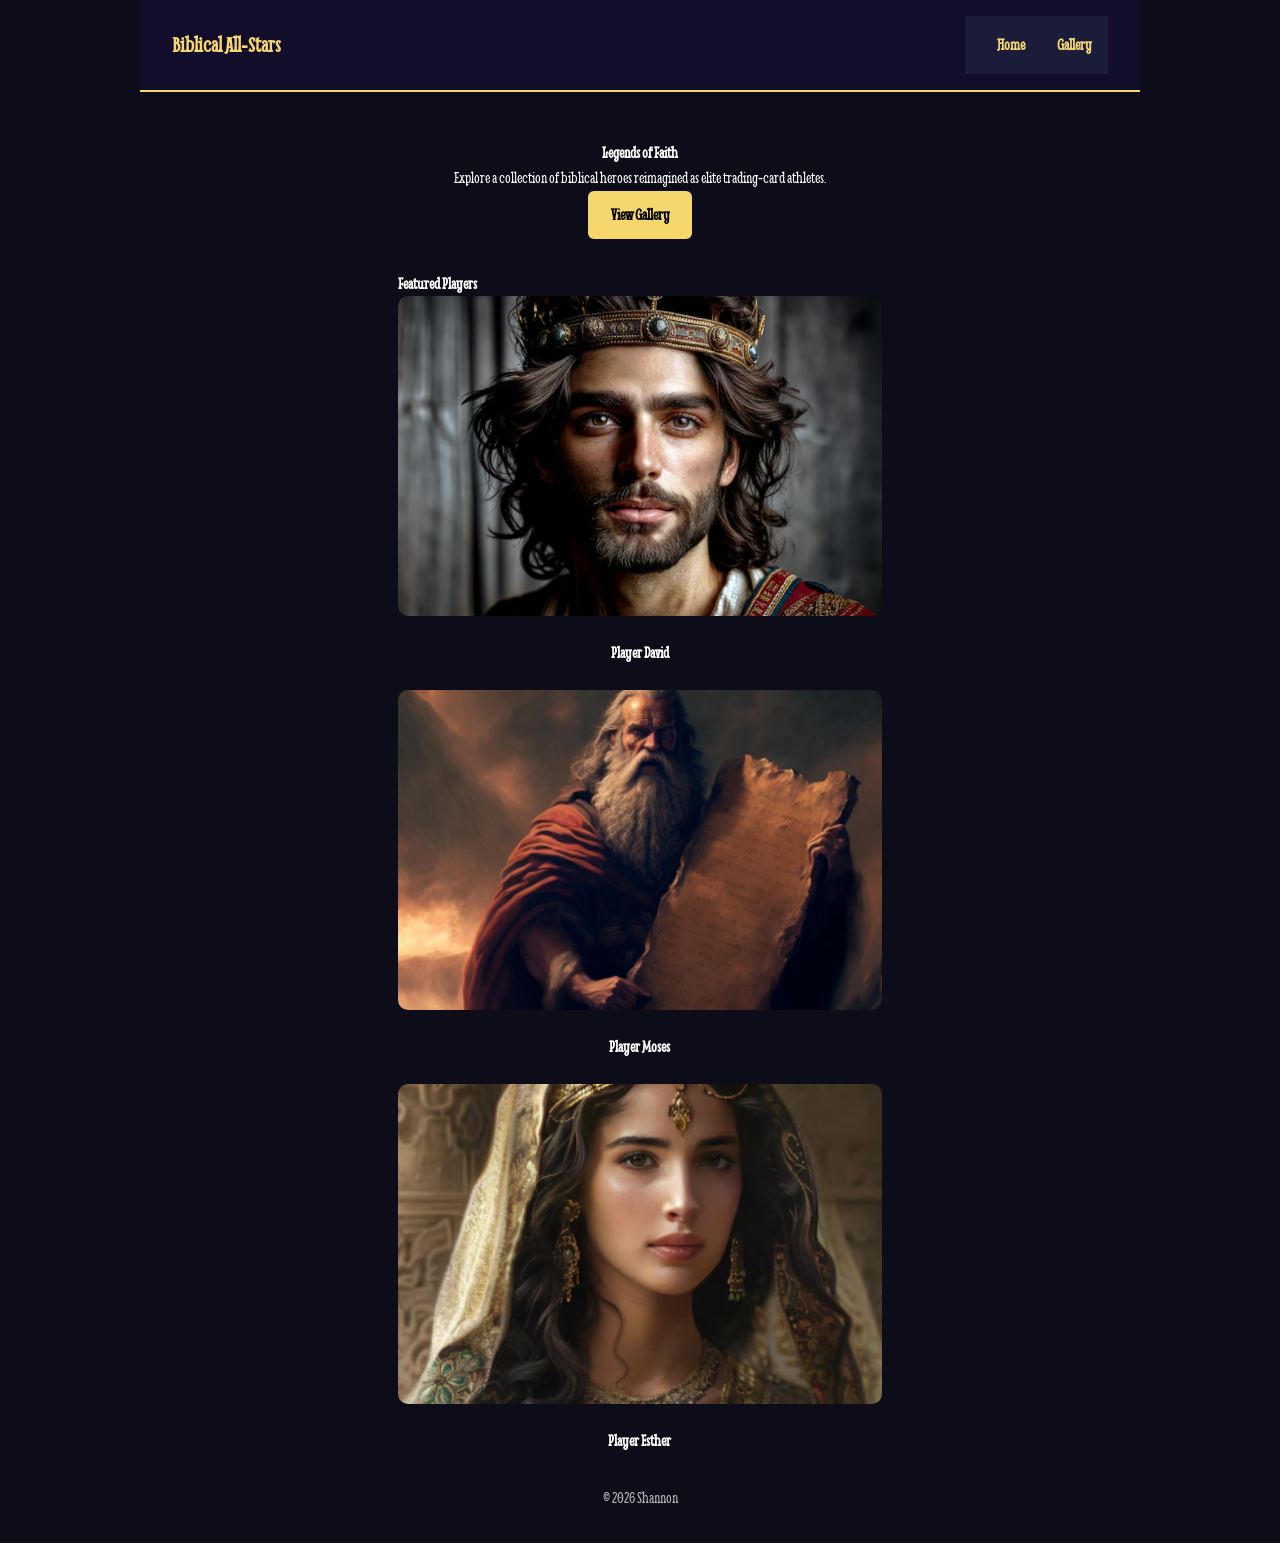
<file: index.html>
<!DOCTYPE html>
<html lang="en">
<head>
  <meta charset="UTF-8">
  <title>Biblical All‑Stars</title>
  <link rel="stylesheet" href="css/style.css">
  <link rel="stylesheet" href="css/nav.css">
</head>

<body>
  <header class="navbar">
    <h1 class="logo">Biblical All‑Stars</h1>
    <nav>
      <a href="index.html">Home</a>
      <a href="gallery.html">Gallery</a>
    </nav>
  </header>

  <section class="hero">
    <h2>Legends of Faith</h2>
    <p>Explore a collection of biblical heroes reimagined as elite trading‑card athletes.</p>
    <a href="gallery.html" class="btn">View Gallery</a>
  </section>

  <section class="preview">
    <h3>Featured Players</h3>
    <div class="preview-grid">
      <img src="images/david.png" alt="David"><h4 class="player-subtitle">Player David</h4>
      <img src="images/moses.png" alt="Moses"><h4 class="player-subtitle">Player Moses</h4>
      <img src="images/esther.png" alt="Esther"><h4 class="player-subtitle">Player Esther</h4>
    </div>
  </section>

  <footer>
    <p>© 2026 Shannon</p>
  </footer>
</body>
</html>
</file>
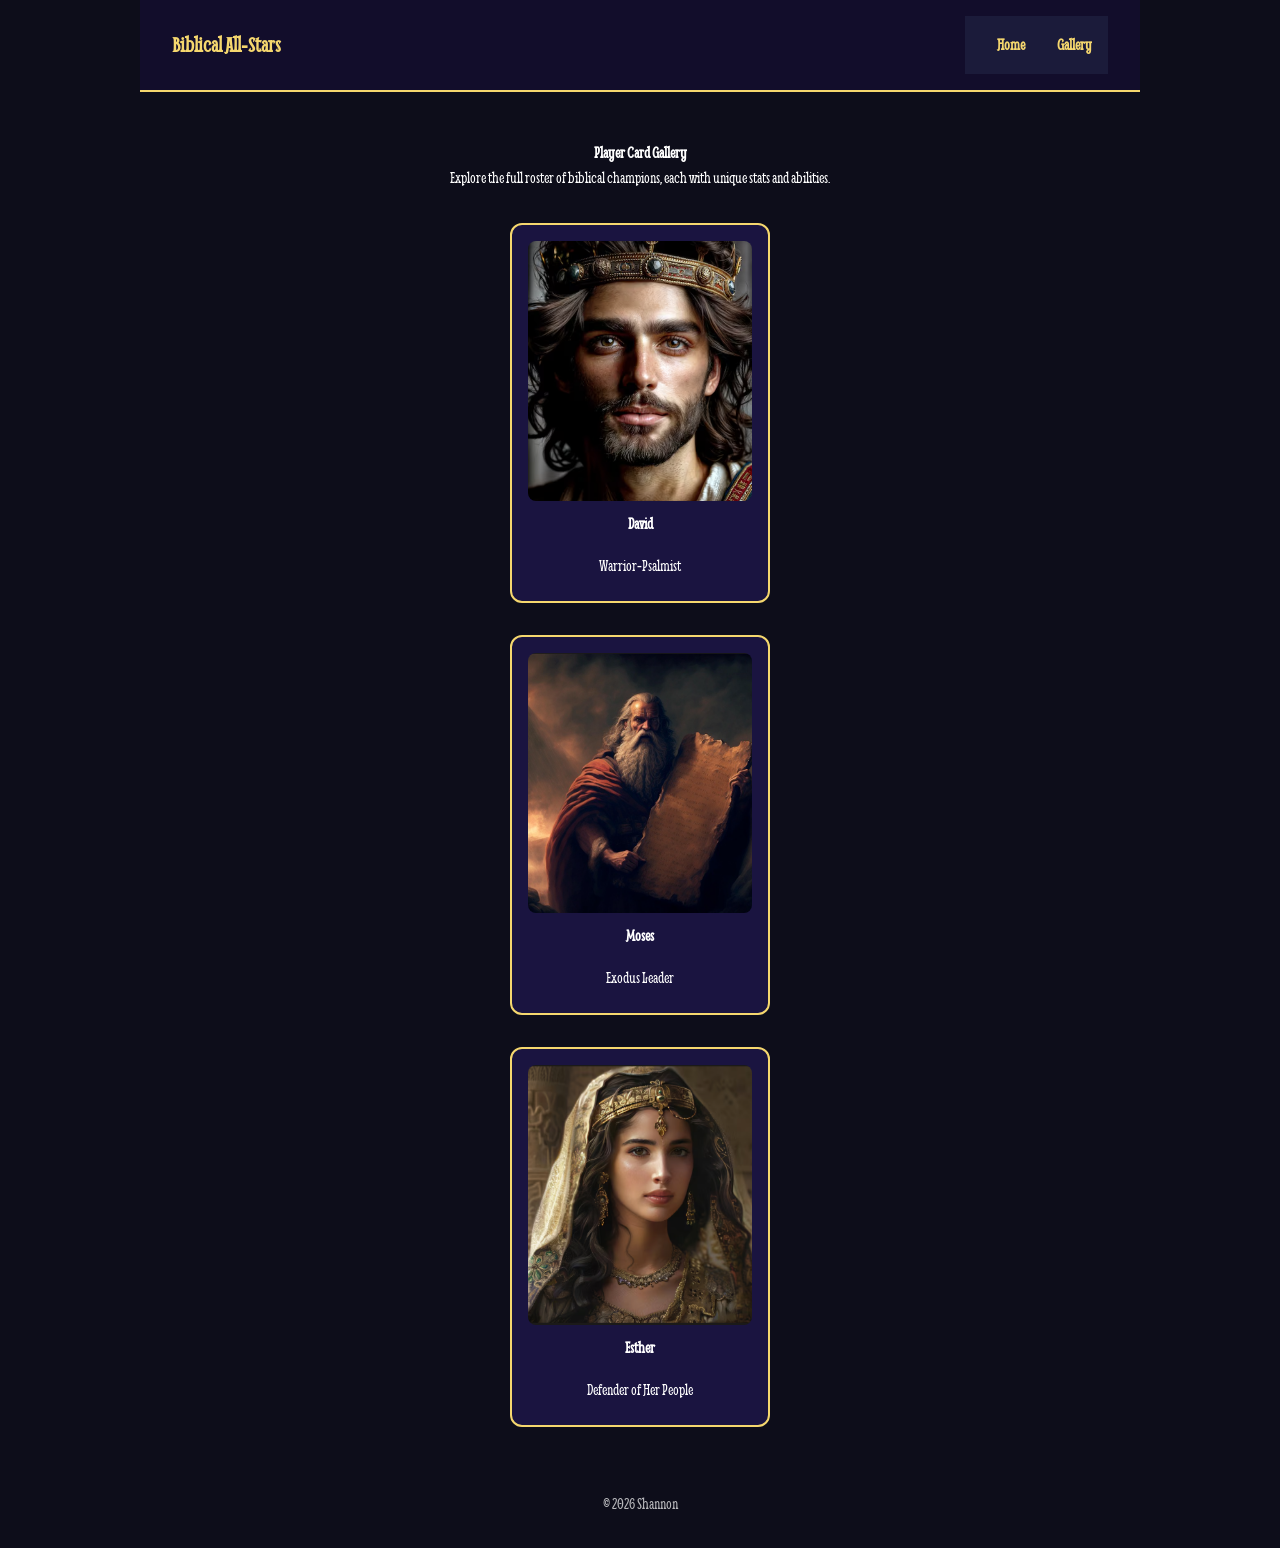
<file: gallery.html>
<!DOCTYPE html>
<html lang="en">
<head>
  <meta charset="UTF-8">
  <title>Gallery – Biblical All‑Stars</title>
  <link rel="stylesheet" href="css/style.css">
  <link rel="stylesheet" href="css/gallery.css">
  <link rel="stylesheet" href="css/nav.css">
</head>

<body>
  <header class="navbar">
    <h1 class="logo">Biblical All‑Stars</h1>
    <nav>
      <a href="index.html">Home</a>
      <a href="gallery.html">Gallery</a>
    </nav>
  </header>

  <main class="gallery-container">
    <h2>Player Card Gallery</h2>
    <p>Explore the full roster of biblical champions, each with unique stats and abilities.</p>

    <section class="card-grid">

      <!-- David Card -->
      <a href="pages/player-david.html" class="card">
        <div class="card-inner">
          <div class="card-front">
            <img src="images/david.png" alt="David">
            <h3>David</h3>
            <p>Warrior‑Psalmist</p>
          </div>
          <div class="card-back">
            <h4>Stats</h4>
            <ul>
              <li>Faith PPG: 30.5</li>
              <li>Giant Defeats: 1</li>
              <li>Psalms: 73</li>
            </ul>
          </div>
        </div>
      </a>

      <!-- Moses Card -->
      <a href="pages/player-moses.html" class="card">
        <div class="card-inner">
          <div class="card-front">
            <img src="images/moses.png" alt="Moses">
            <h3>Moses</h3>
            <p>Exodus Leader</p>
          </div>
          <div class="card-back">
            <h4>Stats</h4>
            <ul>
              <li>Miracle APG: 10</li>
              <li>Plagues: 10</li>
              <li>Commandments: 10</li>
            </ul>
          </div>
        </div>
      </a>

      <!-- Esther Card -->
      <a href="pages/player-esther.html" class="card">
        <div class="card-inner">
          <div class="card-front">
            <img src="images/esther.png" alt="Esther">
            <h3>Esther</h3>
            <p>Defender of Her People</p>
          </div>
          <div class="card-back">
            <h4>Stats</h4>
            <ul>
              <li>Courage: 99</li>
              <li>Royal Appeals: 3</li>
              <li>Strategic Assists: Many</li>
            </ul>
          </div>
        </div>
      </a>

    </section>
  </main>

  <footer>
    <p>© 2026 Shannon</p>
  </footer>
</body>
</html>
</file>
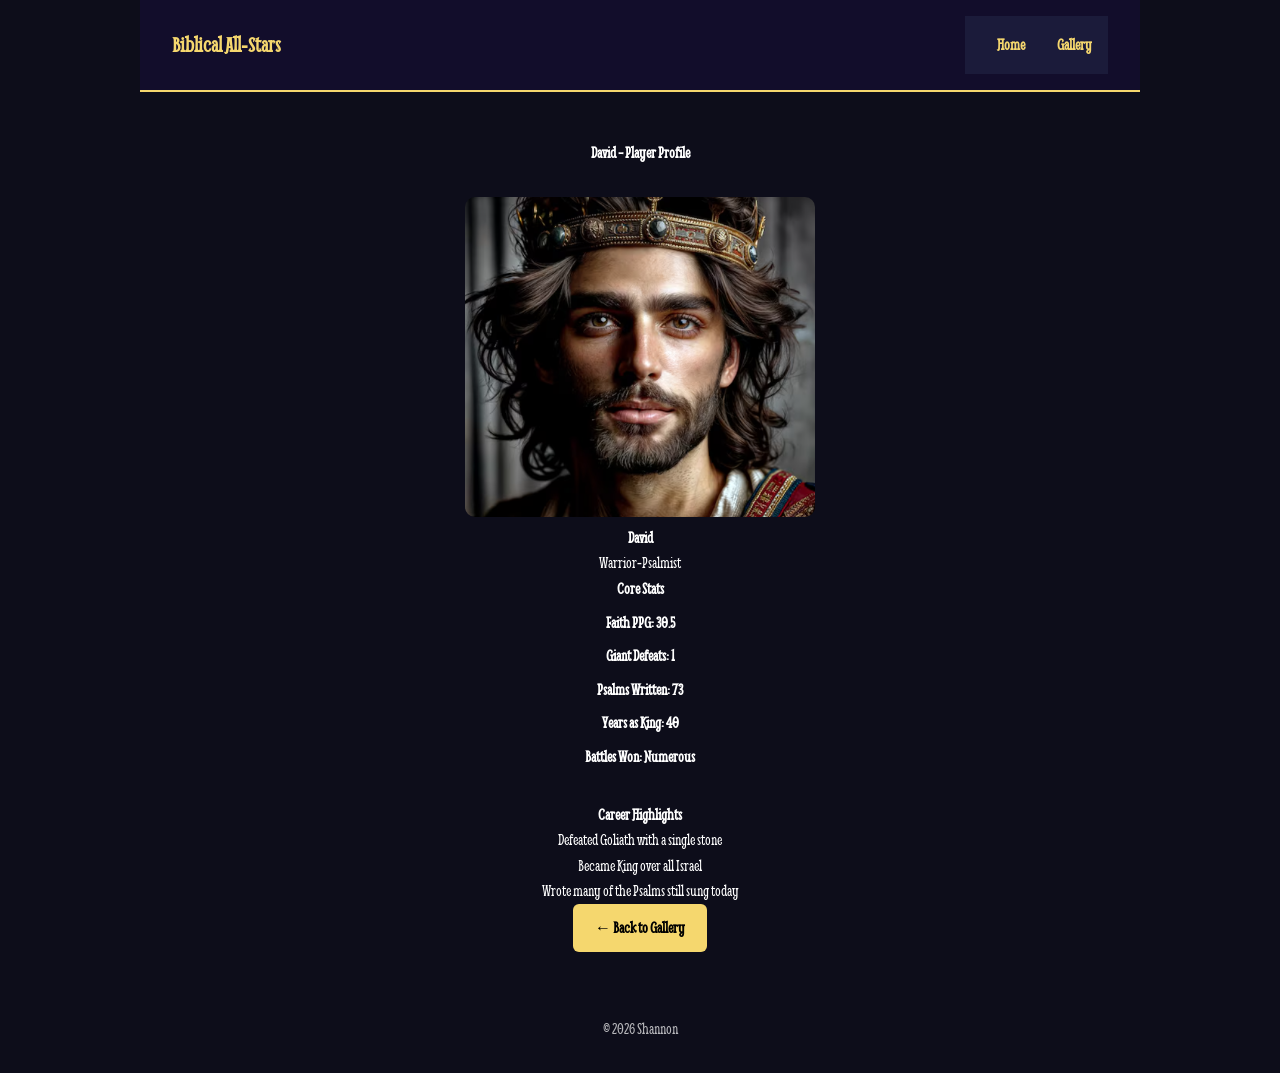
<file: pages/player-david.html>
<!DOCTYPE html>
<html lang="en">
<head>
  <meta charset="UTF-8">
  <title>David – Player Detail</title>
  <link rel="stylesheet" href="../css/style.css">
  <link rel="stylesheet" href="../css/nav.css">
</head>

<body>
  <header class="navbar">
    <h1 class="logo">Biblical All‑Stars</h1>
    <nav>
      <a href="../index.html">Home</a>
      <a href="../gallery.html">Gallery</a>
    </nav>
  </header>

  <main class="detail-container">
    <h2>David – Player Profile</h2>

    <div class="detail-card">
      <div class="card-inner">
        <div class="card-front">
          <img src="../images/david.png" alt="David">
          <h3>David</h3>
          <p>Warrior‑Psalmist</p>
        </div>

        <div class="card-back">
          <h4>Core Stats</h4>
          <ul>
            <li>Faith PPG: 30.5</li>
            <li>Giant Defeats: 1</li>
            <li>Psalms Written: 73</li>
            <li>Years as King: 40</li>
            <li>Battles Won: Numerous</li>
          </ul>
        </div>
      </div>
    </div>

    <section class="highlights">
      <h3>Career Highlights</h3>
      <ul>
        <li>Defeated Goliath with a single stone</li>
        <li>Became King over all Israel</li>
        <li>Wrote many of the Psalms still sung today</li>
      </ul>
    </section>

    <a href="../gallery.html" class="btn back-btn">← Back to Gallery</a>
  </main>

  <footer>
    <p>© 2026 Shannon</p>
  </footer>
</body>
</html>
</file>
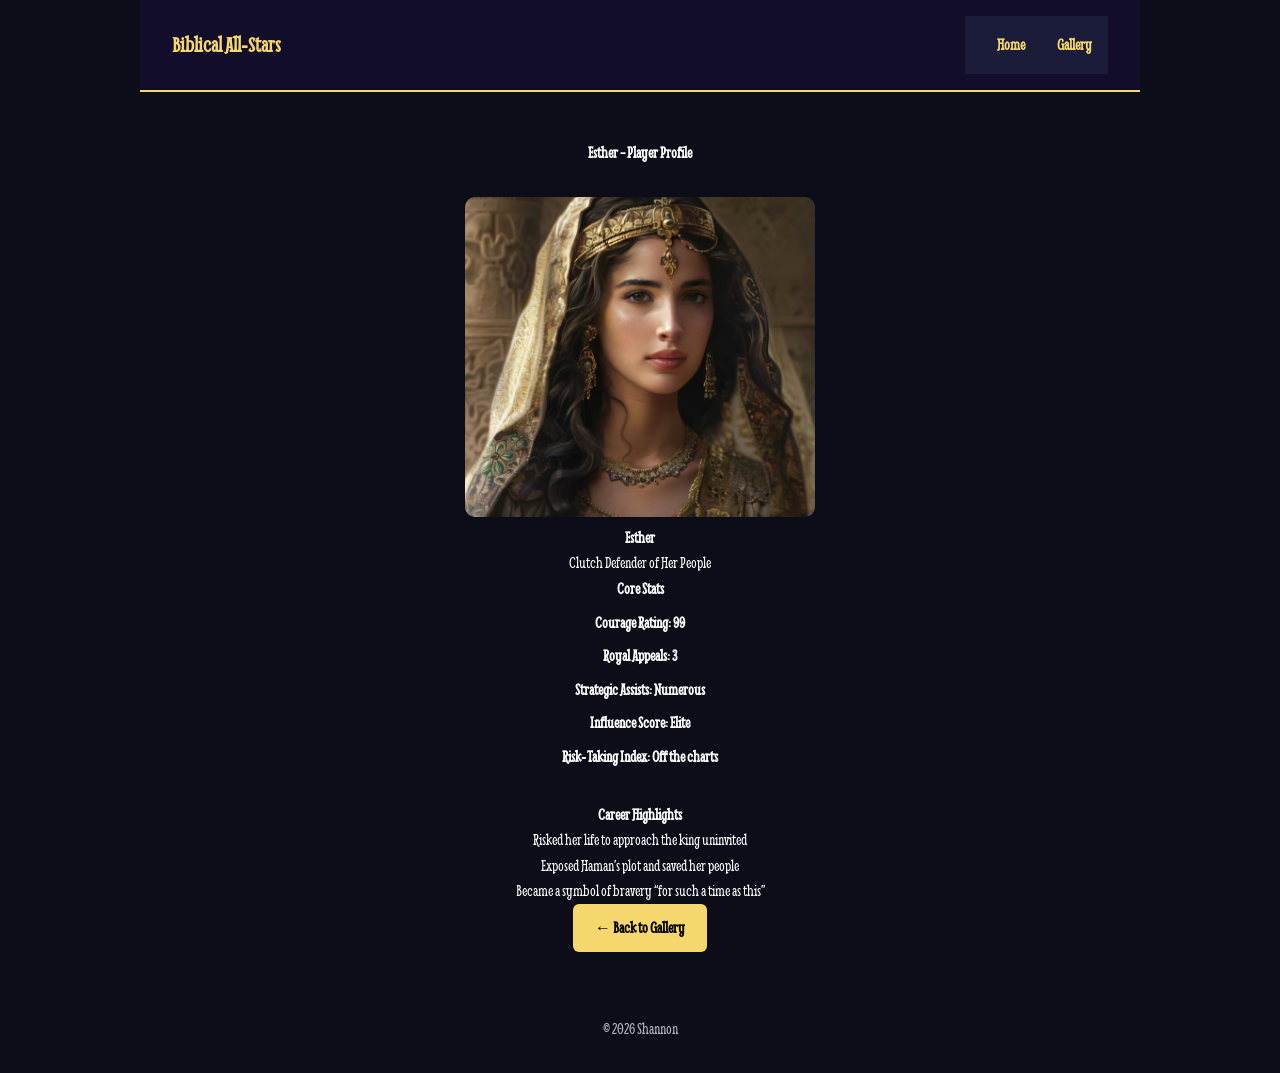
<file: pages/player-esther.html>
<!DOCTYPE html>
<html lang="en">
<head>
  <meta charset="UTF-8">
  <title>Esther – Player Detail</title>
  <link rel="stylesheet" href="../css/style.css">
  <link rel="stylesheet" href="../css/nav.css">
</head>

<body>
  <header class="navbar">
    <h1 class="logo">Biblical All‑Stars</h1>
    <nav>
      <a href="../index.html">Home</a>
      <a href="../gallery.html">Gallery</a>
    </nav>
  </header>

  <main class="detail-container">
    <h2>Esther – Player Profile</h2>

    <div class="detail-card">
      <div class="card-inner">
        <div class="card-front">
          <img src="../images/esther.png" alt="Esther">
          <h3>Esther</h3>
          <p>Clutch Defender of Her People</p>
        </div>

        <div class="card-back">
          <h4>Core Stats</h4>
          <ul>
            <li>Courage Rating: 99</li>
            <li>Royal Appeals: 3</li>
            <li>Strategic Assists: Numerous</li>
            <li>Influence Score: Elite</li>
            <li>Risk‑Taking Index: Off the charts</li>
          </ul>
        </div>
      </div>
    </div>

    <section class="highlights">
      <h3>Career Highlights</h3>
      <ul>
        <li>Risked her life to approach the king uninvited</li>
        <li>Exposed Haman’s plot and saved her people</li>
        <li>Became a symbol of bravery “for such a time as this”</li>
      </ul>
    </section>

    <a href="../gallery.html" class="btn back-btn">← Back to Gallery</a>
  </main>

  <footer>
    <p>© 2026 Shannon</p>
  </footer>
</body>
</html>
</file>
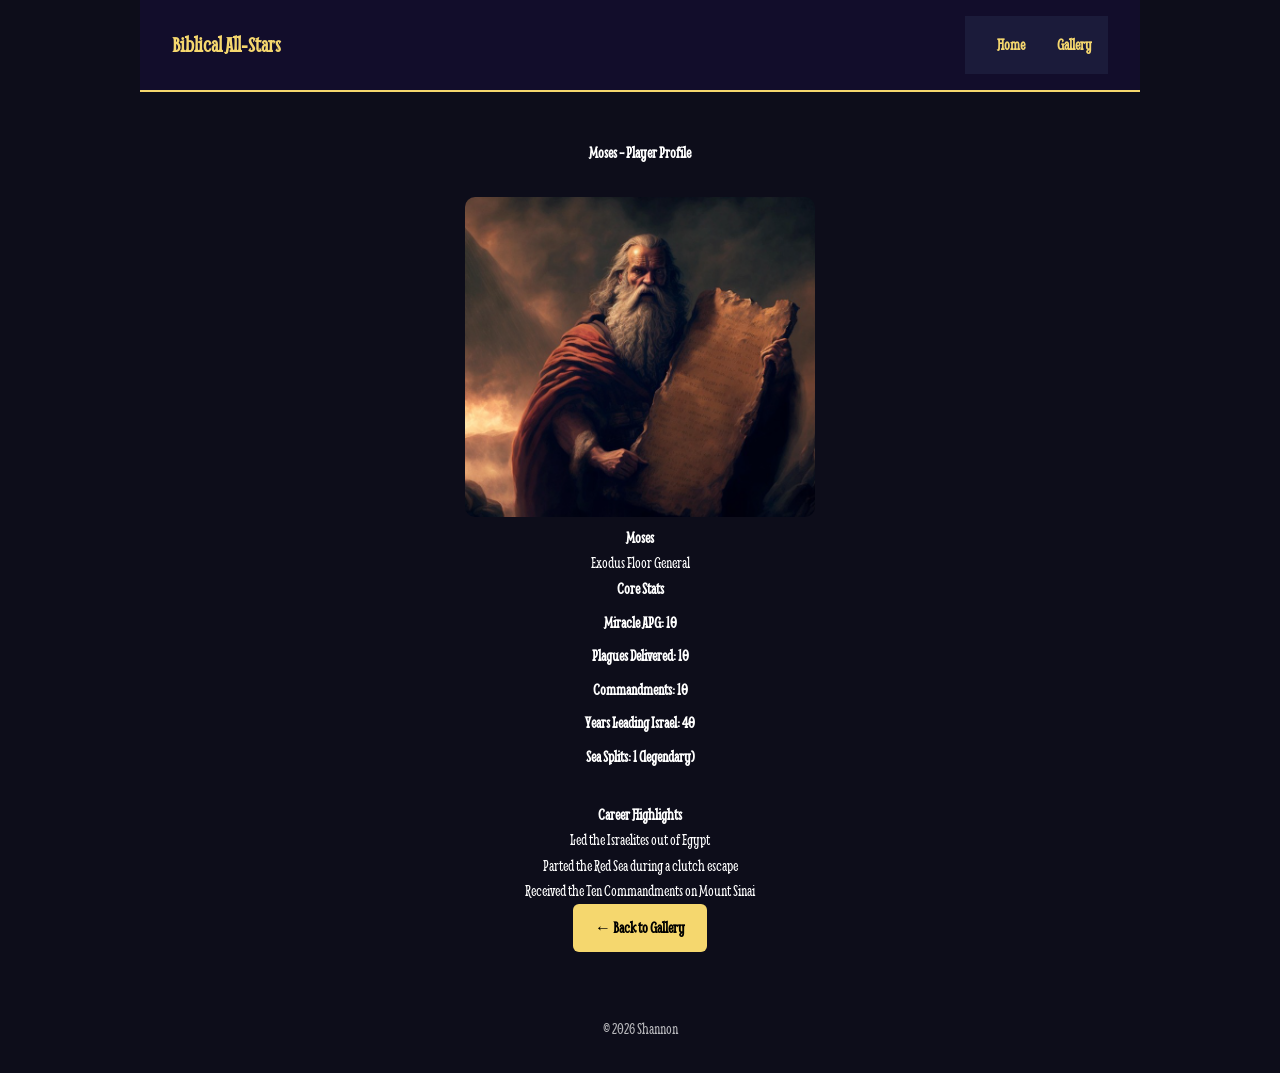
<file: pages/player-moses.html>
<!DOCTYPE html>
<html lang="en">
<head>
  <meta charset="UTF-8">
  <title>Moses – Player Detail</title>
  <link rel="stylesheet" href="../css/style.css">
  <link rel="stylesheet" href="../css/nav.css">
</head>

<body>
  <header class="navbar">
    <h1 class="logo">Biblical All‑Stars</h1>
    <nav>
      <a href="../index.html">Home</a>
      <a href="../gallery.html">Gallery</a>
    </nav>
  </header>

  <main class="detail-container">
    <h2>Moses – Player Profile</h2>

    <div class="detail-card">
      <div class="card-inner">
        <div class="card-front">
          <img src="../images/moses.png" alt="Moses">
          <h3>Moses</h3>
          <p>Exodus Floor General</p>
        </div>

        <div class="card-back">
          <h4>Core Stats</h4>
          <ul>
            <li>Miracle APG: 10</li>
            <li>Plagues Delivered: 10</li>
            <li>Commandments: 10</li>
            <li>Years Leading Israel: 40</li>
            <li>Sea Splits: 1 (legendary)</li>
          </ul>
        </div>
      </div>
    </div>

    <section class="highlights">
      <h3>Career Highlights</h3>
      <ul>
        <li>Led the Israelites out of Egypt</li>
        <li>Parted the Red Sea during a clutch escape</li>
        <li>Received the Ten Commandments on Mount Sinai</li>
      </ul>
    </section>

    <a href="../gallery.html" class="btn back-btn">← Back to Gallery</a>
  </main>

  <footer>
    <p>© 2026 Shannon</p>
  </footer>
</body>
</html>
</file>
<file: css/style.css>
@import url('https://fonts.googleapis.com/css2?family=Smythe&display=swap');

* {
  margin: 0;
  padding: 0;
  box-sizing: border-box;
  font-size: 100%;
}

body {
  font-family: Smythe, sans-serif;
  background: #0d0d1a;
  color: #fff;
  line-height: 1.6;
  display: flex;
  flex-direction: column;
  align-items: center; /* centers everything */
}

/* Center all main content */
.hero, main {
  max-width: 1000px;
  width: 100%;
  margin: 0 auto;
  padding: 2rem;
  text-align: center;
}
/* Fix image sizes everywhere */
img {
  width: 100%;
  height: 320px;
  object-fit: cover; /* keeps faces centered */
  border-radius: 10px;
}

/* Buttons */
.btn {
  display: inline-block;
  padding: 0.7rem 1.4rem;
  background: #f5d76e;
  color: #000;
  border-radius: 6px;
  font-weight: 600;
  text-decoration: none;
  transition: 0.3s;
}

.btn:hover {
  transform: scale(1.05);
}

/* Detail page card container */
.detail-container {
  text-align: center;
}

.detail-card {
  width: 350px;
  margin: 2rem auto;
  perspective: 1000px;
}

.card-back ul {
  list-style: none;
  padding: 0;
}
.highlights ul {
  list-style-type: none;
}
.card-back li {
  margin: 0.5rem 0;
  font-weight: 600;
}
.preview-grid {
  display: grid;
  grid-template-columns: repeat(auto-fit, minmax(250px, 1fr));
  gap: 1.5rem;
  justify-items: center;
 }
.player-subtitle {
  color: white;
  text-align: center;
}
footer {
  text-align: center;
  padding: 2rem 0;
  opacity: 0.7;
}
</file>
<file: css/nav.css>
.navbar {
  width: 100%;
  max-width: 1000px;
  display: flex;
  justify-content: space-between;
  align-items: center;
  padding: 1rem 2rem;
  background: #120d2b;
  border-bottom: 2px solid #f5d76e;
  margin-bottom: 1rem;
}

.logo {
  font-size: 1.4rem;
  font-weight: 800;
  color: #f5d76e;
}

.navbar nav a {
  margin-left: 1rem;
  color: #f5d76e;
  text-decoration: none;
  font-weight: 600;
}

@media (max-width: 600px) {
  .navbar {
    flex-direction: column;
    text-align: center;
  }

  .navbar nav a {
    display: block;
    margin: 0.5rem 0;
  }
}
nav {
  background:#1b1b3a;
  padding:1rem;
  display:flex;
  gap:1rem;
}
nav a {
  color:#f5d76e;
  text-decoration:none;
 }
</file>
<file: css/gallery.css>
/* Center the gallery and cards */
.gallery-container {
  padding: 2rem;
  text-align: center;
  display: flex;
  flex-direction: column;
  align-items: center;
}

/* Responsive grid layout */
.card-grid {
  display: grid;
  gap: 2rem;
  margin-top: 2rem;
  grid-template-columns: repeat(auto-fit, minmax(260px, 1fr));
  justify-items: center;
}

/* Card flip and sizing */
.card {
  perspective: 1000px;
  text-decoration: none;
  color: inherit;
  width: 260px;
}

.card-inner {
  width: 100%;
  height: 380px;
  transition: transform 0.7s ease;
  transform-style: preserve-3d;
  position: relative;
}

.card:hover .card-inner {
  transform: rotateY(180deg) scale(1.05);
}

/* Card faces */
.card-front,
.card-back {
  position: absolute;
  width: 100%;
  height: 100%;
  backface-visibility: hidden;
  border: 2px solid #f5d76e;
  border-radius: 12px;
  background: #1a1440;
  padding: 1rem;
  box-sizing: border-box;
  display: flex;
  flex-direction: column;
  justify-content: space-between;
}

/* Image and text inside the card */
.card-front img {
  width: 100%;
  height: 260px;
  object-fit: cover;
  border-radius: 8px;
}

.card-front h3,
.card-front p {
  margin: 0.4rem 0;
  text-align: center;
}

/* Back face styling */
.card-back {
  transform: rotateY(180deg);
  text-align: center;
}

.card-back h4 {
  margin-bottom: 0.5rem;
}

.card-back ul {
  list-style: none;
  padding: 0;
  margin: 0;
}

.card-back li {
  margin: 0.3rem 0;
  font-weight: 600;
}
</file>
